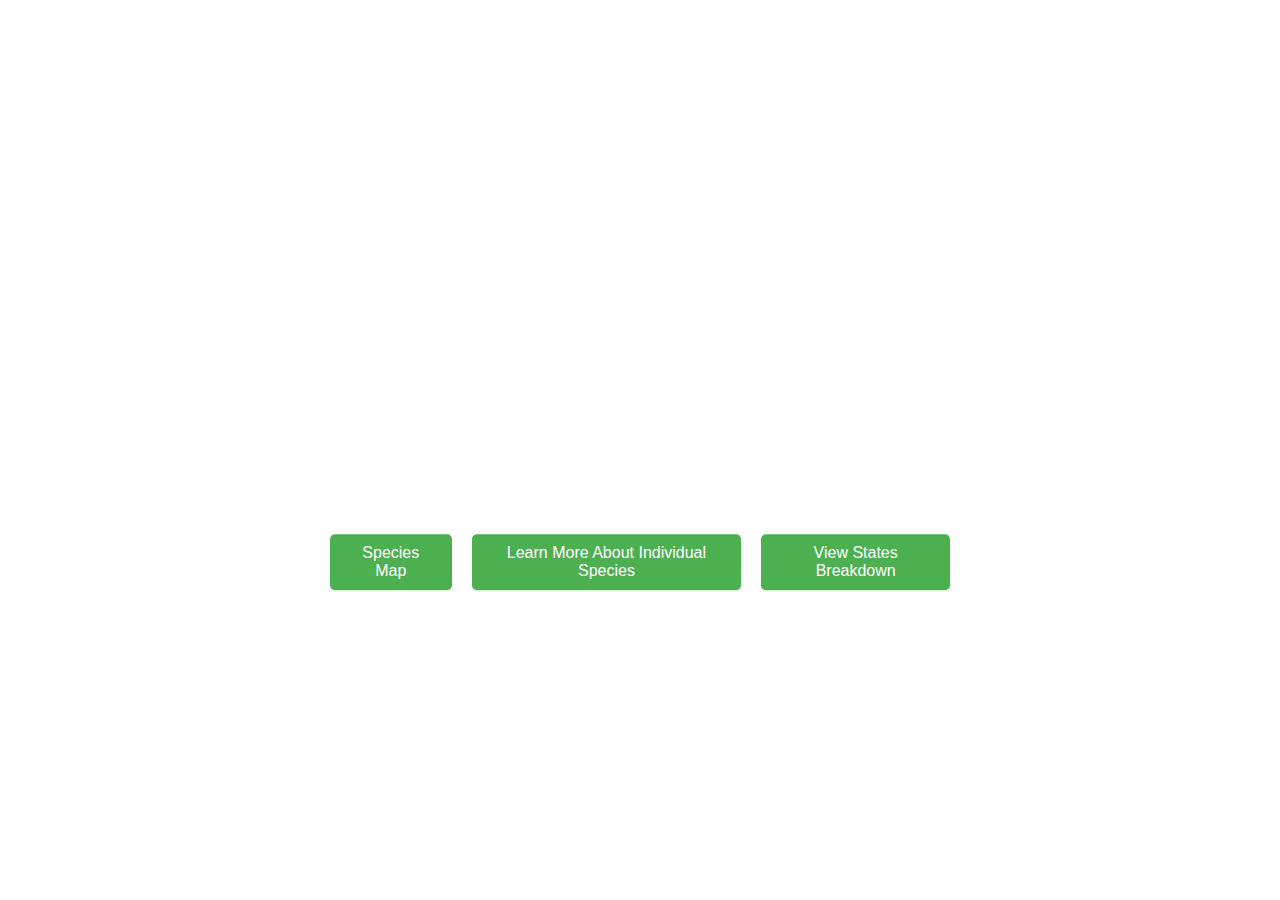
<file: templates/index.html>
<!DOCTYPE html>
<html lang="en">

<head>
    <meta charset="UTF-8">
    <meta name="viewport" content="width=device-width, initial-scale=1.0">
    <title>Great Lakes Endangered Species Project</title>
    <style>
      body {
          margin: 0;
          padding: 0;
          background-image: url('https://blog.nwf.org/wp-content/blogs.dir/11/files/2021/06/A-calm-morning-on-Lake-Superior-Photo-by-Courtney-CelleyUSFWS.-1.jpg');
          background-size: cover;
          background-position: center;
          background-attachment: fixed; 
          color: white;
          font-family: 'Arial', sans-serif;
          text-align: center;
          height: 100vh; 
      }
  
      .container {
          position: absolute;
          top: 50%;
          left: 50%;
          transform: translate(-50%, -50%);
      }
  
      h1 {
          font-size: 3em;
          margin-bottom: 10px;
      }
  
      p {
          font-size: 1.2em;
          margin-bottom: 20px;
      }
  
      .button-container {
          display: flex;
          justify-content: center;
      }
  
      .button {
          margin: 0 10px;
          padding: 10px 20px;
          font-size: 1em;
          background-color: #4CAF50;
          color: white;
          text-decoration: none;
          border: none;
          border-radius: 5px;
          cursor: pointer;
      }
  </style>
  
</head>

<body>
    <div class="container">
        <h1>Great Lakes Endangered Species Project</h1>
        <p>Welcome to our project! Please select one buttons below to see one of our three views.</p>
        <div class="button-container">
            <a href="/view1" class="button">Species Map</a>
            <a href="/view2" class="button">Learn More About Individual Species</a>
            <a href="/view3" class="button">View States Breakdown</a>
        </div>
    </div>
</body>

</html>
</file>
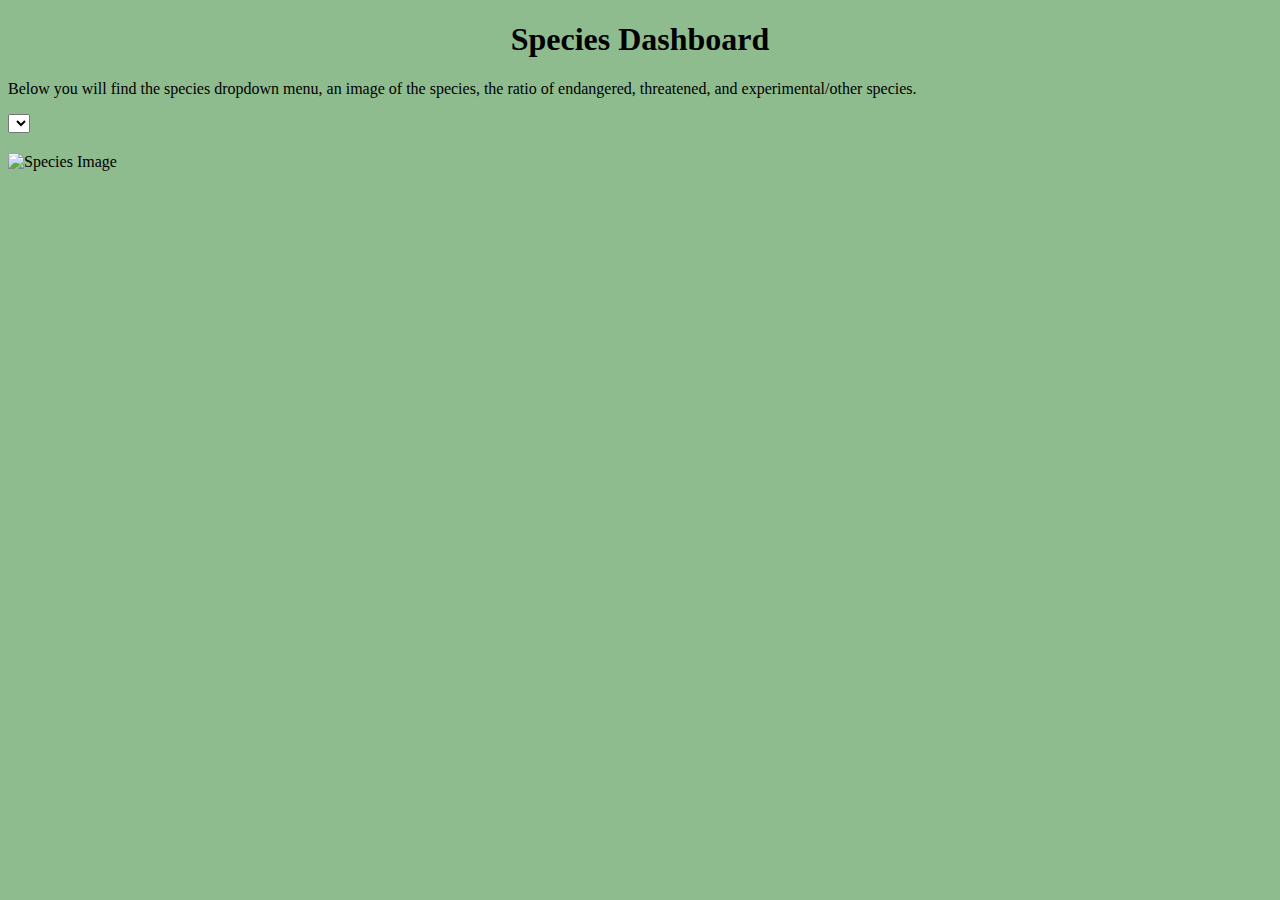
<file: templates/view2.html>
<!DOCTYPE html>
<html lang="en">
<head>
    <meta charset="UTF-8">
    <meta name="viewport" content="width=device-width, initial-scale=1.0">
    <title>Species Dashboard</title>
    <!-- Include D3.js -->
    <script src="https://d3js.org/d3.v7.min.js"></script>
    <!-- Include Plotly.js -->
    <script src="https://cdn.plot.ly/plotly-latest.min.js"></script>
    
    <!-- Add the style tag for CSS -->
    <style>
        body {
            background-color: darkseagreen;
        }

        h1 {
            font-weight: bold;
            text-align: center;
        }

        #speciesImage, #myDiv {
            max-width: 100%;
            display: block;
            margin: 0 auto;
            margin-top: 20px; /* Adjust this value for the desired space between elements */
        }

        #myDiv {
            text-align: center; /* Center the content within the div */
        }
    </style>
</head>
<body>
    <h1>Species Dashboard</h1>
    <p>Below you will find the species dropdown menu, an image of the species, the ratio of endangered, threatened, and experimental/other species.</p>
    <!-- HTML content goes here -->
    <select id="selDataset"></select>
    <div id="description"></div>
    <img id="speciesImage" alt="Species Image" />
    <div id="myDiv"></div>
    <!-- Include external JavaScript file -->
    <script src="../static/js/view2.js"></script>
</body>
</html>
</file>
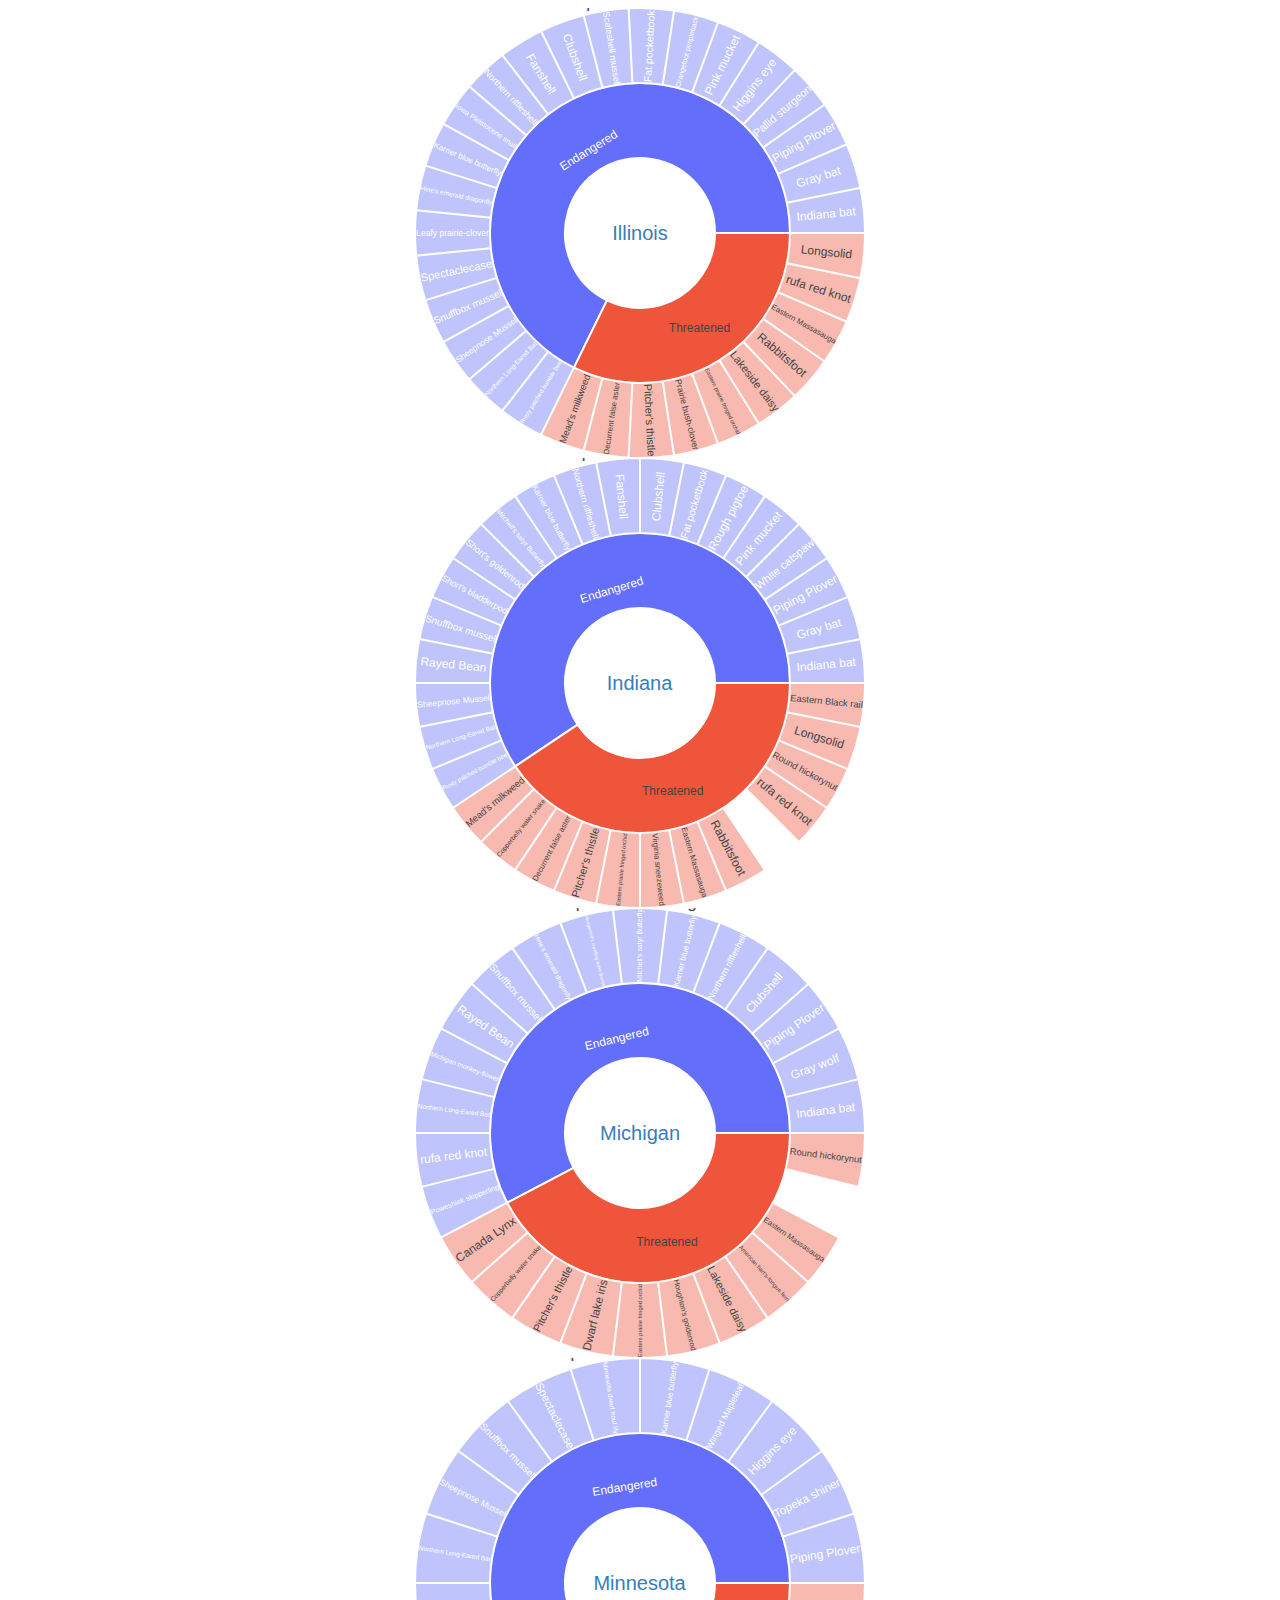
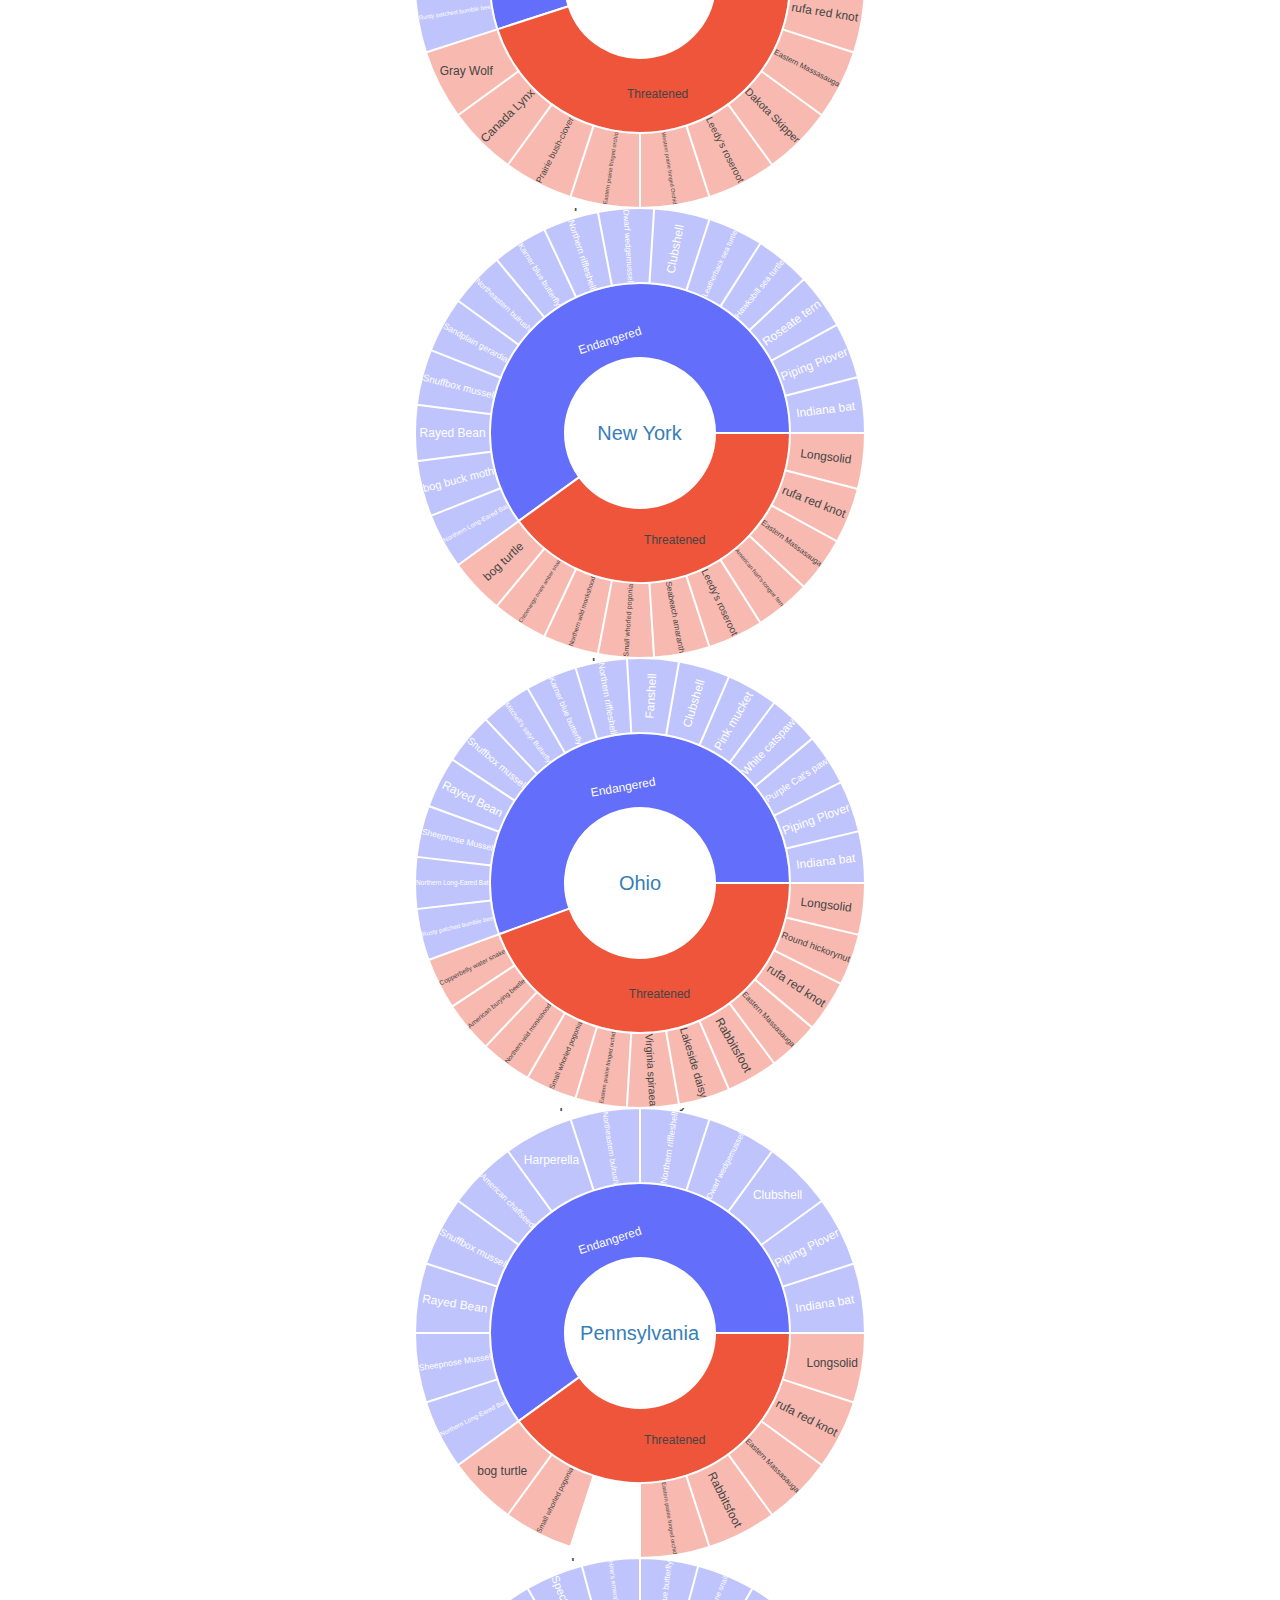
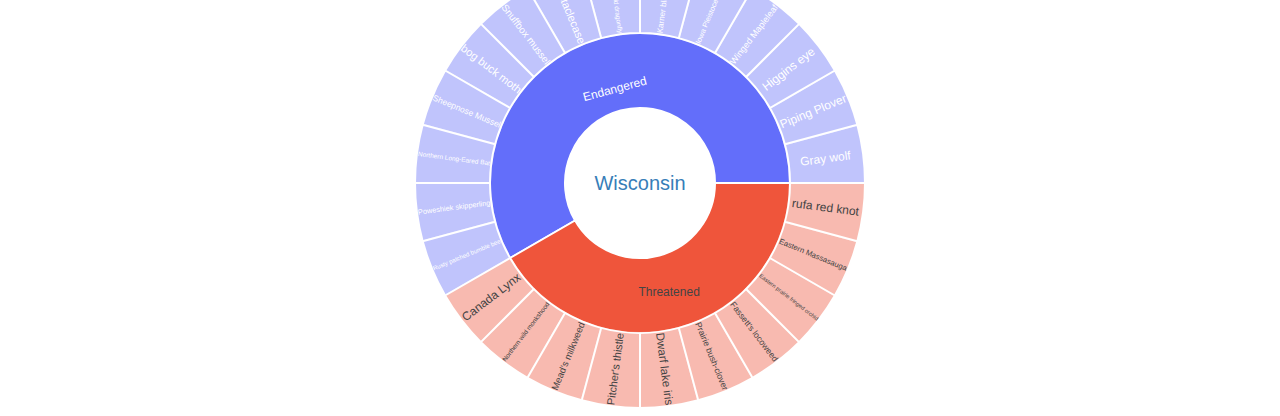
<file: templates/view3.html>
<!DOCTYPE html>
<html>
<head>
    <title>Sunburst Chart</title>
    <script src="https://cdn.plot.ly/plotly-latest.min.js"></script>
</head>
<body>
<div id="myDiv1"></div>
<div id="myDiv2"></div>
<div id="myDiv3"></div>
<div id="myDiv4"></div>
<div id="myDiv5"></div>
<div id="myDiv6"></div>
<div id="myDiv7"></div>
<div id="myDiv8"></div>
<script src="../static/js/plots.js"></script>
</body>
</html>
</file>
